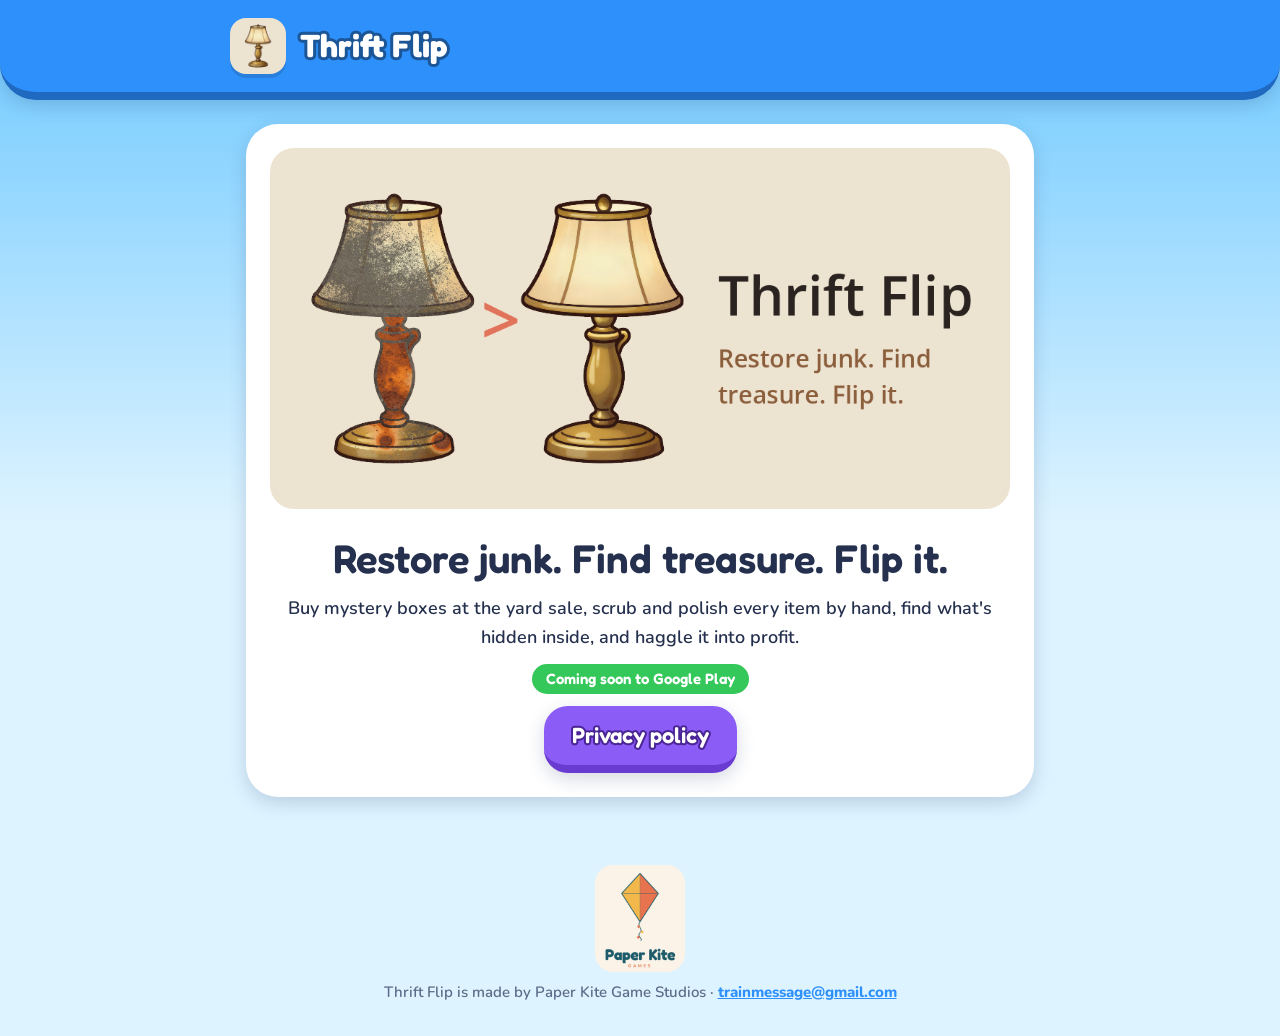
<file: index.html>
<!doctype html>
<html lang="en">
<head>
  <meta charset="utf-8">
  <meta name="viewport" content="width=device-width, initial-scale=1">
  <title>Thrift Flip</title>
  <meta name="description" content="Thrift Flip: scrub, sand, and polish yard-sale junk into treasure, then haggle for profit.">
  <link rel="icon" href="icon.png">
  <link rel="stylesheet" href="style.css">
</head>
<body>
  <header class="bar">
    <div class="bar-inner">
      <img src="icon.png" alt="">
      <a class="brand" href="./">Thrift Flip</a>
    </div>
  </header>
  <main>
    <section class="card hero">
      <img class="feature" src="feature.png" alt="A dusty, rusted brass lamp next to the same lamp restored and gleaming.">
      <h1>Restore junk. Find treasure. Flip it.</h1>
      <p>Buy mystery boxes at the yard sale, scrub and polish every item by hand, find what's hidden inside, and haggle it into profit.</p>
      <p><span class="pill">Coming soon to Google Play</span></p>
      <div class="buttons">
        <a class="button purple" href="privacy/">Privacy policy</a>
      </div>
    </section>
  </main>
  <footer>
    <img class="studio" src="studio-logo.png" alt="Paper Kite Game Studios" width="90" height="107">
    <p>Thrift Flip is made by Paper Kite Game Studios · <a href="mailto:trainmessage@gmail.com">trainmessage@gmail.com</a></p>
  </footer>
</body>
</html>
</file>
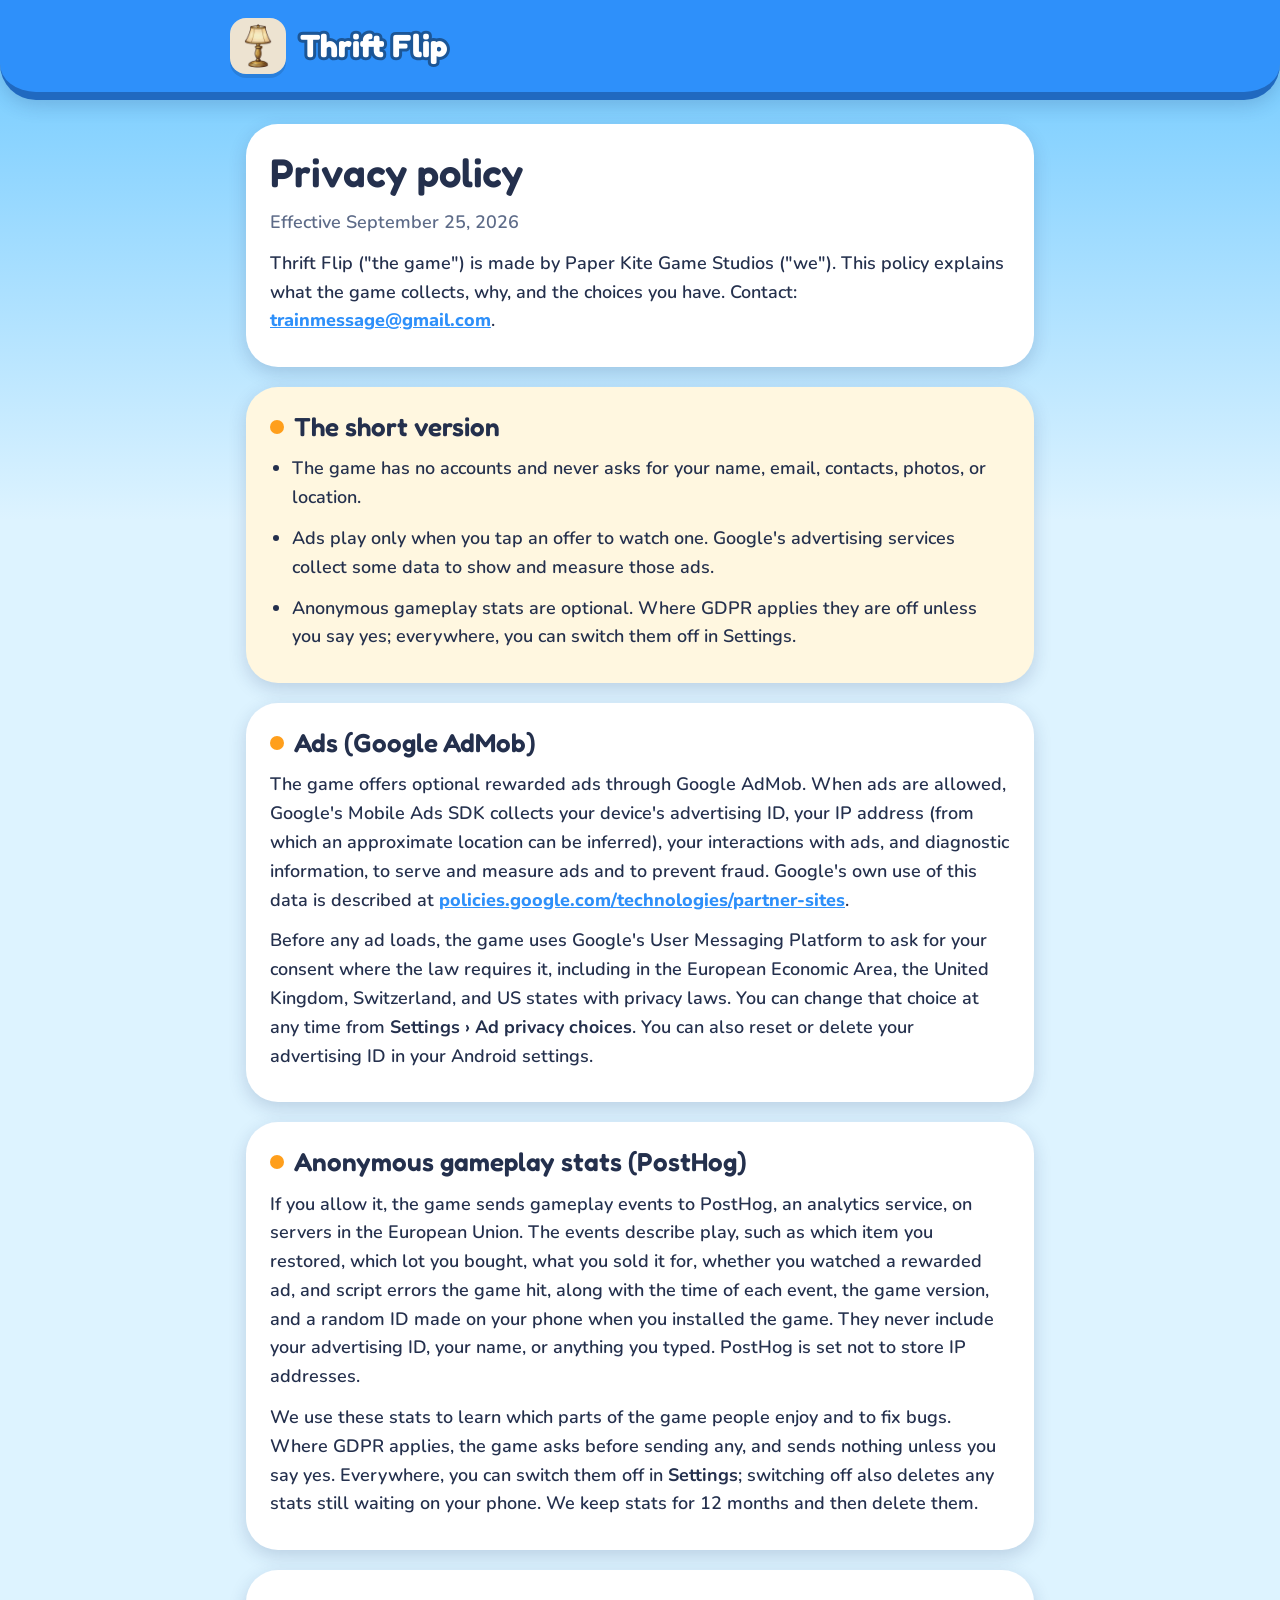
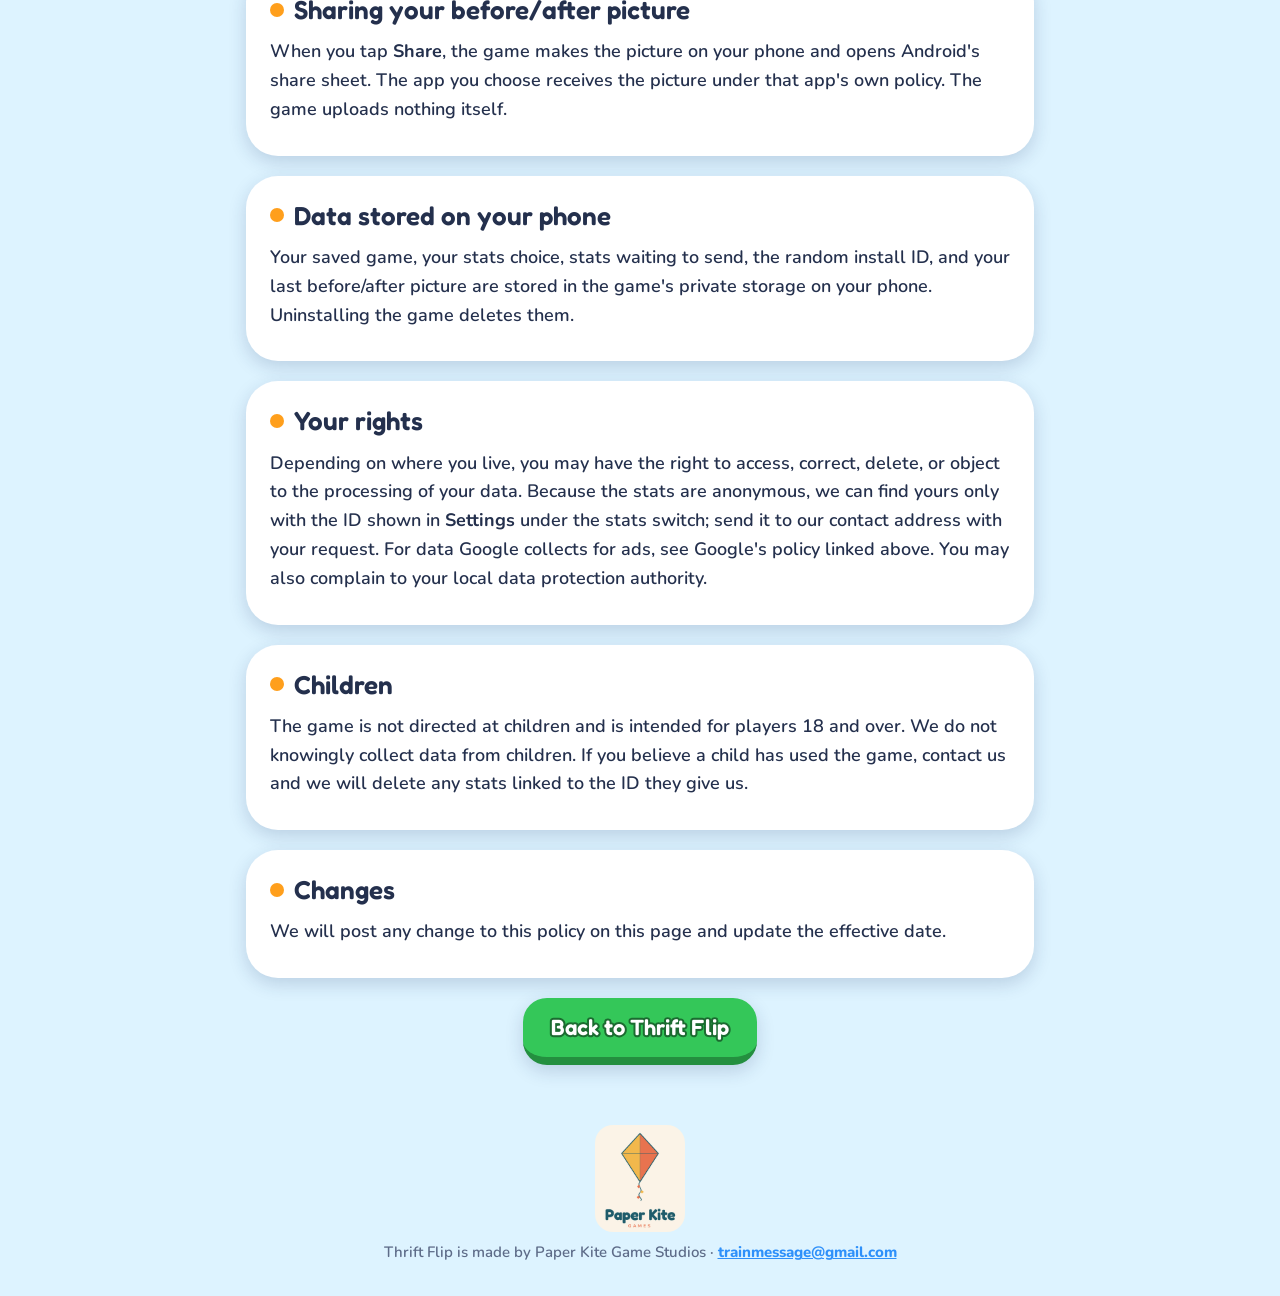
<file: privacy/index.html>
<!doctype html>
<html lang="en">
<head>
  <meta charset="utf-8">
  <meta name="viewport" content="width=device-width, initial-scale=1">
  <title>Thrift Flip privacy policy</title>
  <meta name="description" content="What the Thrift Flip game collects, why, and the choices you have.">
  <link rel="icon" href="../icon.png">
  <link rel="stylesheet" href="../style.css">
</head>
<body>
  <header class="bar">
    <div class="bar-inner">
      <img src="../icon.png" alt="">
      <a class="brand" href="../">Thrift Flip</a>
    </div>
  </header>
  <main>
    <section class="card">
      <h1>Privacy policy</h1>
      <p class="muted">Effective September 25, 2026</p>
      <p>Thrift Flip ("the game") is made by Paper Kite Game Studios ("we"). This policy explains what the game collects, why, and the choices you have. Contact: <a id="contact" href="mailto:trainmessage@gmail.com">trainmessage@gmail.com</a>.</p>
    </section>

    <section class="card tint">
      <h2><span class="dot"></span>The short version</h2>
      <ul>
        <li>The game has no accounts and never asks for your name, email, contacts, photos, or location.</li>
        <li>Ads play only when you tap an offer to watch one. Google's advertising services collect some data to show and measure those ads.</li>
        <li>Anonymous gameplay stats are optional. Where GDPR applies they are off unless you say yes; everywhere, you can switch them off in Settings.</li>
      </ul>
    </section>

    <section class="card">
      <h2><span class="dot"></span>Ads (Google AdMob)</h2>
      <p>The game offers optional rewarded ads through Google AdMob. When ads are allowed, Google's Mobile Ads SDK collects your device's advertising ID, your IP address (from which an approximate location can be inferred), your interactions with ads, and diagnostic information, to serve and measure ads and to prevent fraud. Google's own use of this data is described at <a href="https://policies.google.com/technologies/partner-sites">policies.google.com/technologies/partner-sites</a>.</p>
      <p>Before any ad loads, the game uses Google's User Messaging Platform to ask for your consent where the law requires it, including in the European Economic Area, the United Kingdom, Switzerland, and US states with privacy laws. You can change that choice at any time from <strong>Settings &rsaquo; Ad privacy choices</strong>. You can also reset or delete your advertising ID in your Android settings.</p>
    </section>

    <section class="card">
      <h2><span class="dot"></span>Anonymous gameplay stats (PostHog)</h2>
      <p>If you allow it, the game sends gameplay events to PostHog, an analytics service, on servers in the European Union. The events describe play, such as which item you restored, which lot you bought, what you sold it for, whether you watched a rewarded ad, and script errors the game hit, along with the time of each event, the game version, and a random ID made on your phone when you installed the game. They never include your advertising ID, your name, or anything you typed. PostHog is set not to store IP addresses.</p>
      <p>We use these stats to learn which parts of the game people enjoy and to fix bugs. Where GDPR applies, the game asks before sending any, and sends nothing unless you say yes. Everywhere, you can switch them off in <strong>Settings</strong>; switching off also deletes any stats still waiting on your phone. We keep stats for 12 months and then delete them.</p>
    </section>

    <section class="card">
      <h2><span class="dot"></span>Sharing your before/after picture</h2>
      <p>When you tap <strong>Share</strong>, the game makes the picture on your phone and opens Android's share sheet. The app you choose receives the picture under that app's own policy. The game uploads nothing itself.</p>
    </section>

    <section class="card">
      <h2><span class="dot"></span>Data stored on your phone</h2>
      <p>Your saved game, your stats choice, stats waiting to send, the random install ID, and your last before/after picture are stored in the game's private storage on your phone. Uninstalling the game deletes them.</p>
    </section>

    <section class="card">
      <h2><span class="dot"></span>Your rights</h2>
      <p>Depending on where you live, you may have the right to access, correct, delete, or object to the processing of your data. Because the stats are anonymous, we can find yours only with the ID shown in <strong>Settings</strong> under the stats switch; send it to our contact address with your request. For data Google collects for ads, see Google's policy linked above. You may also complain to your local data protection authority.</p>
    </section>

    <section class="card">
      <h2><span class="dot"></span>Children</h2>
      <p>The game is not directed at children and is intended for players 18 and over. We do not knowingly collect data from children. If you believe a child has used the game, contact us and we will delete any stats linked to the ID they give us.</p>
    </section>

    <section class="card">
      <h2><span class="dot"></span>Changes</h2>
      <p>We will post any change to this policy on this page and update the effective date.</p>
    </section>

    <p style="text-align:center"><a class="button" href="../">Back to Thrift Flip</a></p>
  </main>
  <footer>
    <img class="studio" src="../studio-logo.png" alt="Paper Kite Game Studios" width="90" height="107">
    <p>Thrift Flip is made by Paper Kite Game Studios · <a href="mailto:trainmessage@gmail.com">trainmessage@gmail.com</a></p>
  </footer>
</body>
</html>
</file>
<file: style.css>
/* Thrift Flip site: the game's bright tycoon look. Fonts are self-hosted so
   a visit sends nothing to a font service. */

@font-face {
  font-family: "Fredoka";
  src: url("fonts/Fredoka-Variable.ttf") format("truetype");
  font-weight: 300 700;
  font-display: swap;
}

@font-face {
  font-family: "Nunito";
  src: url("fonts/Nunito-Variable.ttf") format("truetype");
  font-weight: 200 1000;
  font-display: swap;
}

:root {
  --navy: #24304d;
  --muted: #5d6b88;
  --sky-top: #6cc8ff;
  --sky-bottom: #ddf3ff;
  --card: #ffffff;
  --tint: #eef6ff;
  --green: #34c759;
  --orange: #ff9f1c;
  --blue: #2e90fa;
  --purple: #8b5cf6;
  --gold: #ffc233;
  --shadow: 0 6px 18px rgba(26, 51, 102, 0.18);
}

* {
  box-sizing: border-box;
}

html {
  scroll-behavior: smooth;
}

body {
  margin: 0;
  min-height: 100vh;
  background: linear-gradient(180deg, var(--sky-top) 0%, var(--sky-bottom) 520px, var(--sky-bottom) 100%);
  background-color: var(--sky-bottom);
  color: var(--navy);
  font-family: "Nunito", system-ui, sans-serif;
  font-weight: 600;
  font-size: 18px;
  line-height: 1.6;
}

a {
  color: var(--blue);
  font-weight: 800;
}

.bar {
  background: var(--blue);
  border-bottom: 8px solid #2069c0;
  border-radius: 0 0 36px 36px;
  box-shadow: var(--shadow);
  padding: 18px 16px;
}

.bar-inner {
  max-width: 820px;
  margin: 0 auto;
  display: flex;
  align-items: center;
  gap: 14px;
}

.bar img {
  width: 56px;
  height: 56px;
  border-radius: 16px;
  background: #fff;
  box-shadow: 0 4px 0 rgba(0, 0, 0, 0.12);
}

.brand {
  font-family: "Fredoka", sans-serif;
  font-weight: 700;
  font-size: 32px;
  color: #fff;
  text-decoration: none;
  -webkit-text-stroke: 6px #1c5696;
  paint-order: stroke fill;
}

main {
  max-width: 820px;
  margin: 0 auto;
  padding: 24px 16px 48px;
}

.card {
  background: var(--card);
  border-radius: 32px;
  box-shadow: var(--shadow);
  padding: 24px 24px 20px;
  margin: 0 0 20px;
}

.card.tint {
  background: #fff7e0;
}

h1,
h2 {
  font-family: "Fredoka", sans-serif;
  font-weight: 600;
  line-height: 1.2;
  margin: 0 0 12px;
}

h1 {
  font-size: 40px;
}

h2 {
  font-size: 26px;
  display: flex;
  align-items: center;
  gap: 10px;
}

h2 .dot {
  width: 14px;
  height: 14px;
  border-radius: 50%;
  background: var(--orange);
  flex: none;
}

p,
li {
  margin: 0 0 12px;
}

ul {
  padding-left: 22px;
  margin: 0 0 12px;
}

.muted {
  color: var(--muted);
}

.pill {
  display: inline-block;
  font-family: "Fredoka", sans-serif;
  font-weight: 600;
  font-size: 15px;
  color: #fff;
  background: var(--green);
  border-radius: 40px;
  padding: 3px 14px;
}

.pending {
  background: #ffe9a8;
  border-radius: 8px;
  padding: 0 6px;
}

.button {
  display: inline-block;
  font-family: "Fredoka", sans-serif;
  font-weight: 600;
  font-size: 22px;
  color: #fff;
  text-decoration: none;
  background: var(--green);
  border-bottom: 8px solid #248f3f;
  border-radius: 24px;
  padding: 12px 28px;
  box-shadow: var(--shadow);
  -webkit-text-stroke: 4px #1b6b30;
  paint-order: stroke fill;
}

.button:active {
  border-bottom-width: 3px;
  transform: translateY(5px);
}

.button.purple {
  background: var(--purple);
  border-bottom-color: #6a3bd1;
  -webkit-text-stroke-color: #4a2596;
}

.hero {
  text-align: center;
}

.hero img.feature {
  width: 100%;
  border-radius: 24px;
  margin: 0 0 16px;
}

.hero .buttons {
  display: flex;
  gap: 14px;
  justify-content: center;
  flex-wrap: wrap;
  margin: 8px 0 4px;
}

footer {
  text-align: center;
  color: var(--muted);
  font-size: 15px;
  padding: 0 16px 32px;
}

footer .studio {
  display: block;
  margin: 0 auto 8px;
  border-radius: 18px;
}

footer p {
  margin: 0;
}

@media (max-width: 520px) {
  body {
    font-size: 17px;
  }

  h1 {
    font-size: 32px;
  }

  h2 {
    font-size: 22px;
  }

  .card {
    padding: 20px 18px 14px;
    border-radius: 26px;
  }
}
</file>
